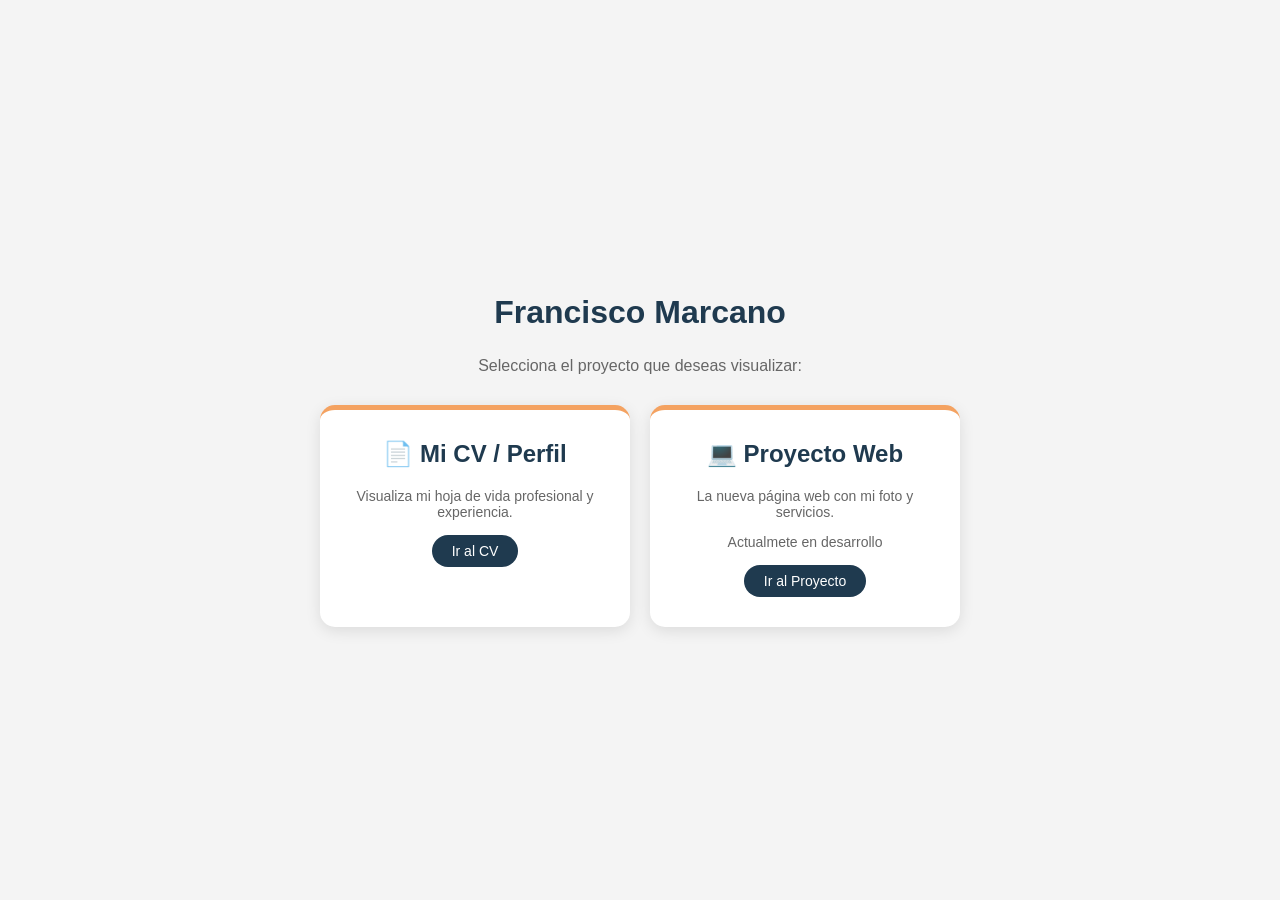
<file: index.html>
<!DOCTYPE html>
<html lang="es">
<head>
    <meta charset="UTF-8">
    <meta name="viewport" content="width=device-width, initial-scale=1.0">
    <title>Francisco Marcano</title>
    <style>
        /* Estilos sencillos para el menú */
        body {
            font-family: 'Segoe UI', Tahoma, Geneva, Verdana, sans-serif;
            background-color: #f4f4f4;
            display: flex;
            flex-direction: column;
            align-items: center;
            justify-content: center;
            height: 100vh;
            margin: 0;
            text-align: center;
        }
        h1 {
            color: #1F3A4F; /* Tu azul oscuro */
            margin-bottom: 10px;
        }
        p {
            color: #666;
            margin-bottom: 30px;
        }
        .menu-container {
            display: flex;
            gap: 20px;
            flex-wrap: wrap;
            justify-content: center;
        }
        .card {
            background: white;
            padding: 30px;
            border-radius: 15px;
            box-shadow: 0 4px 15px rgba(0,0,0,0.1);
            width: 250px;
            text-decoration: none;
            color: #333;
            transition: transform 0.2s, box-shadow 0.2s;
            border-top: 5px solid #F4A261; /* Tu color naranja */
        }
        .card:hover {
            transform: translateY(-5px);
            box-shadow: 0 8px 20px rgba(0,0,0,0.15);
        }
        .card h2 {
            margin-top: 0;
            color: #1F3A4F;
        }
        .card p {
            margin-bottom: 0;
            font-size: 14px;
        }
        .btn {
            display: inline-block;
            margin-top: 15px;
            padding: 8px 20px;
            background-color: #1F3A4F;
            color: white;
            border-radius: 20px;
            text-decoration: none;
            font-size: 14px;
        }
        .btn:hover {
            background-color: #F4A261;
        }
    </style>
</head>
<body>

    <h1>Francisco Marcano</h1>
    <p>Selecciona el proyecto que deseas visualizar:</p>

    <div class="menu-container">
        <!-- Enlace a la carpeta del CV -->
        <a href="/miperfil/" class="card">
            <h2>📄 Mi CV / Perfil</h2>
            <p>Visualiza mi hoja de vida profesional y experiencia.</p>
            <span class="btn">Ir al CV</span>
        </a>

        <!-- Enlace a la carpeta de la página web actual -->
        <a href="/proyecto-web/" class="card">
            <h2>💻 Proyecto Web</h2>
            <p>La nueva página web con mi foto y servicios.</p>
            <p>Actualmete en desarrollo</p>
            <span class="btn">Ir al Proyecto</span>
        </a>
    </div>

</body>
</html>
</file>
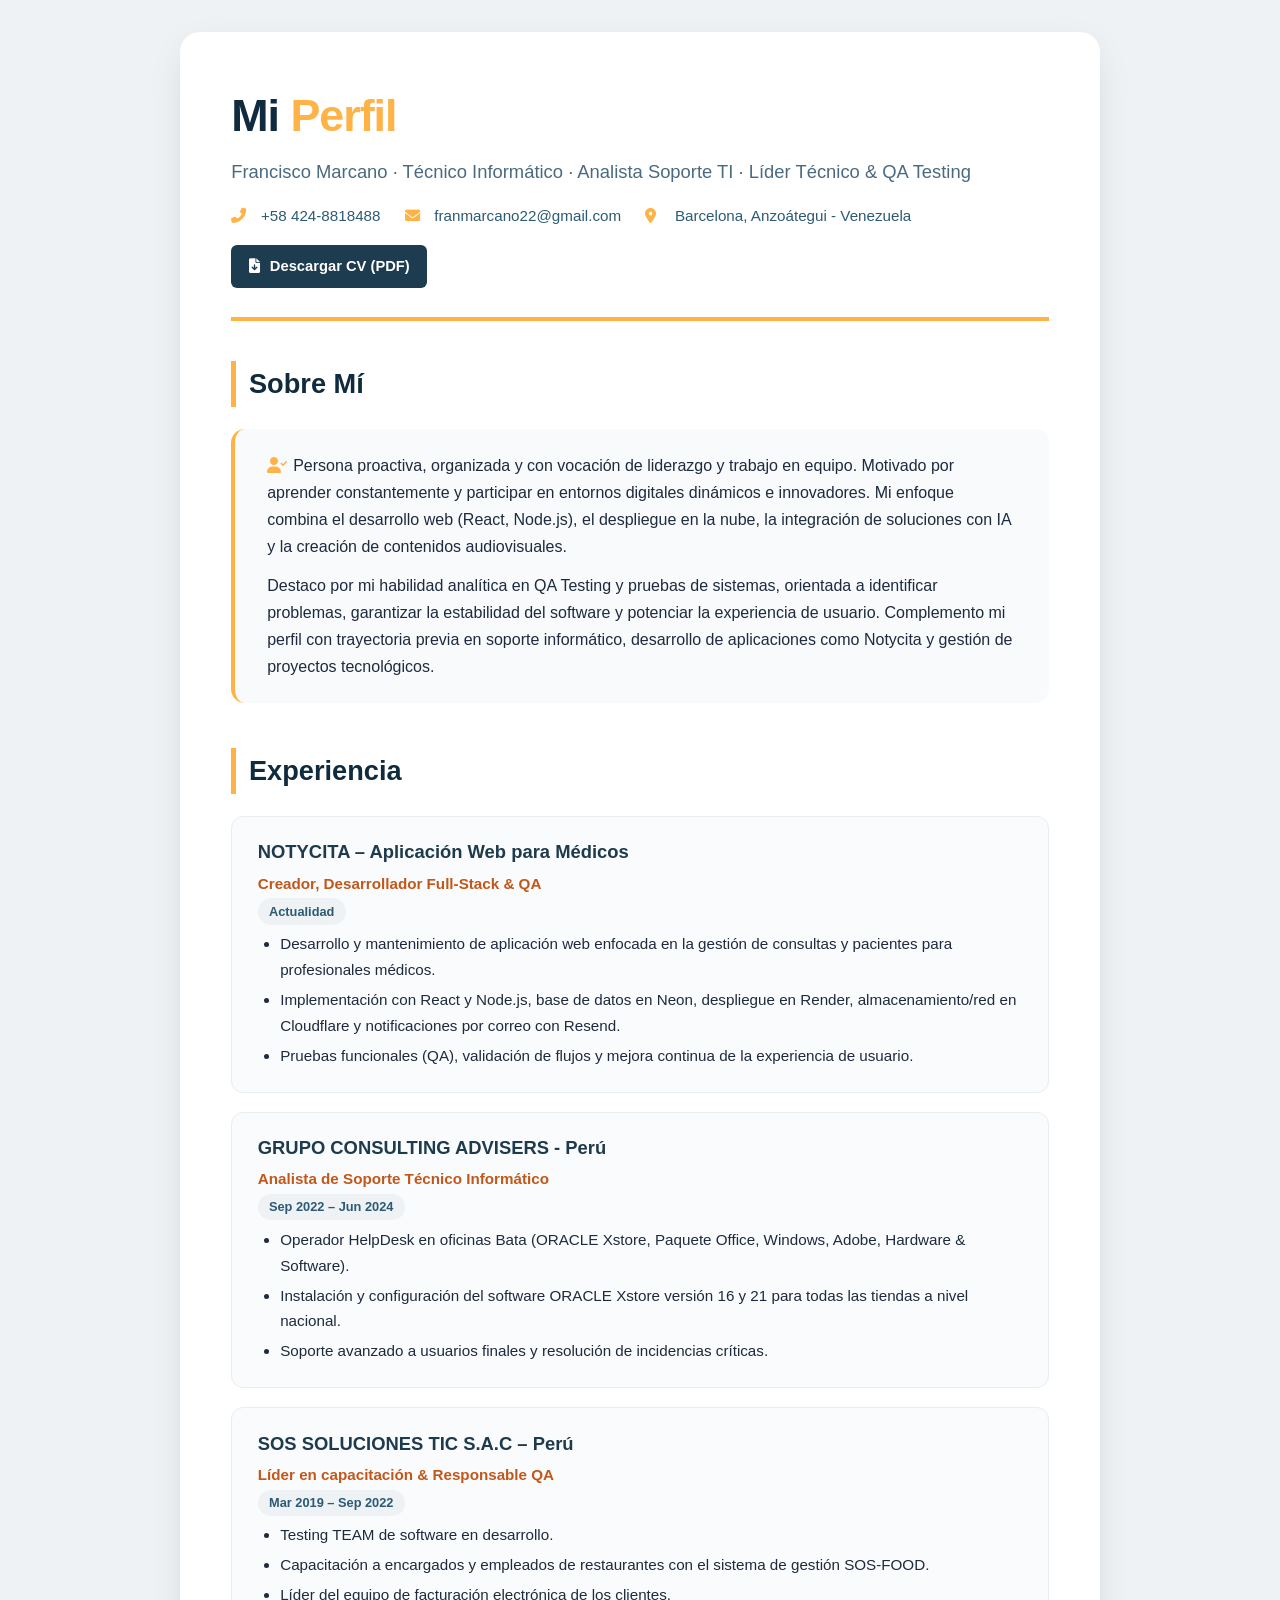
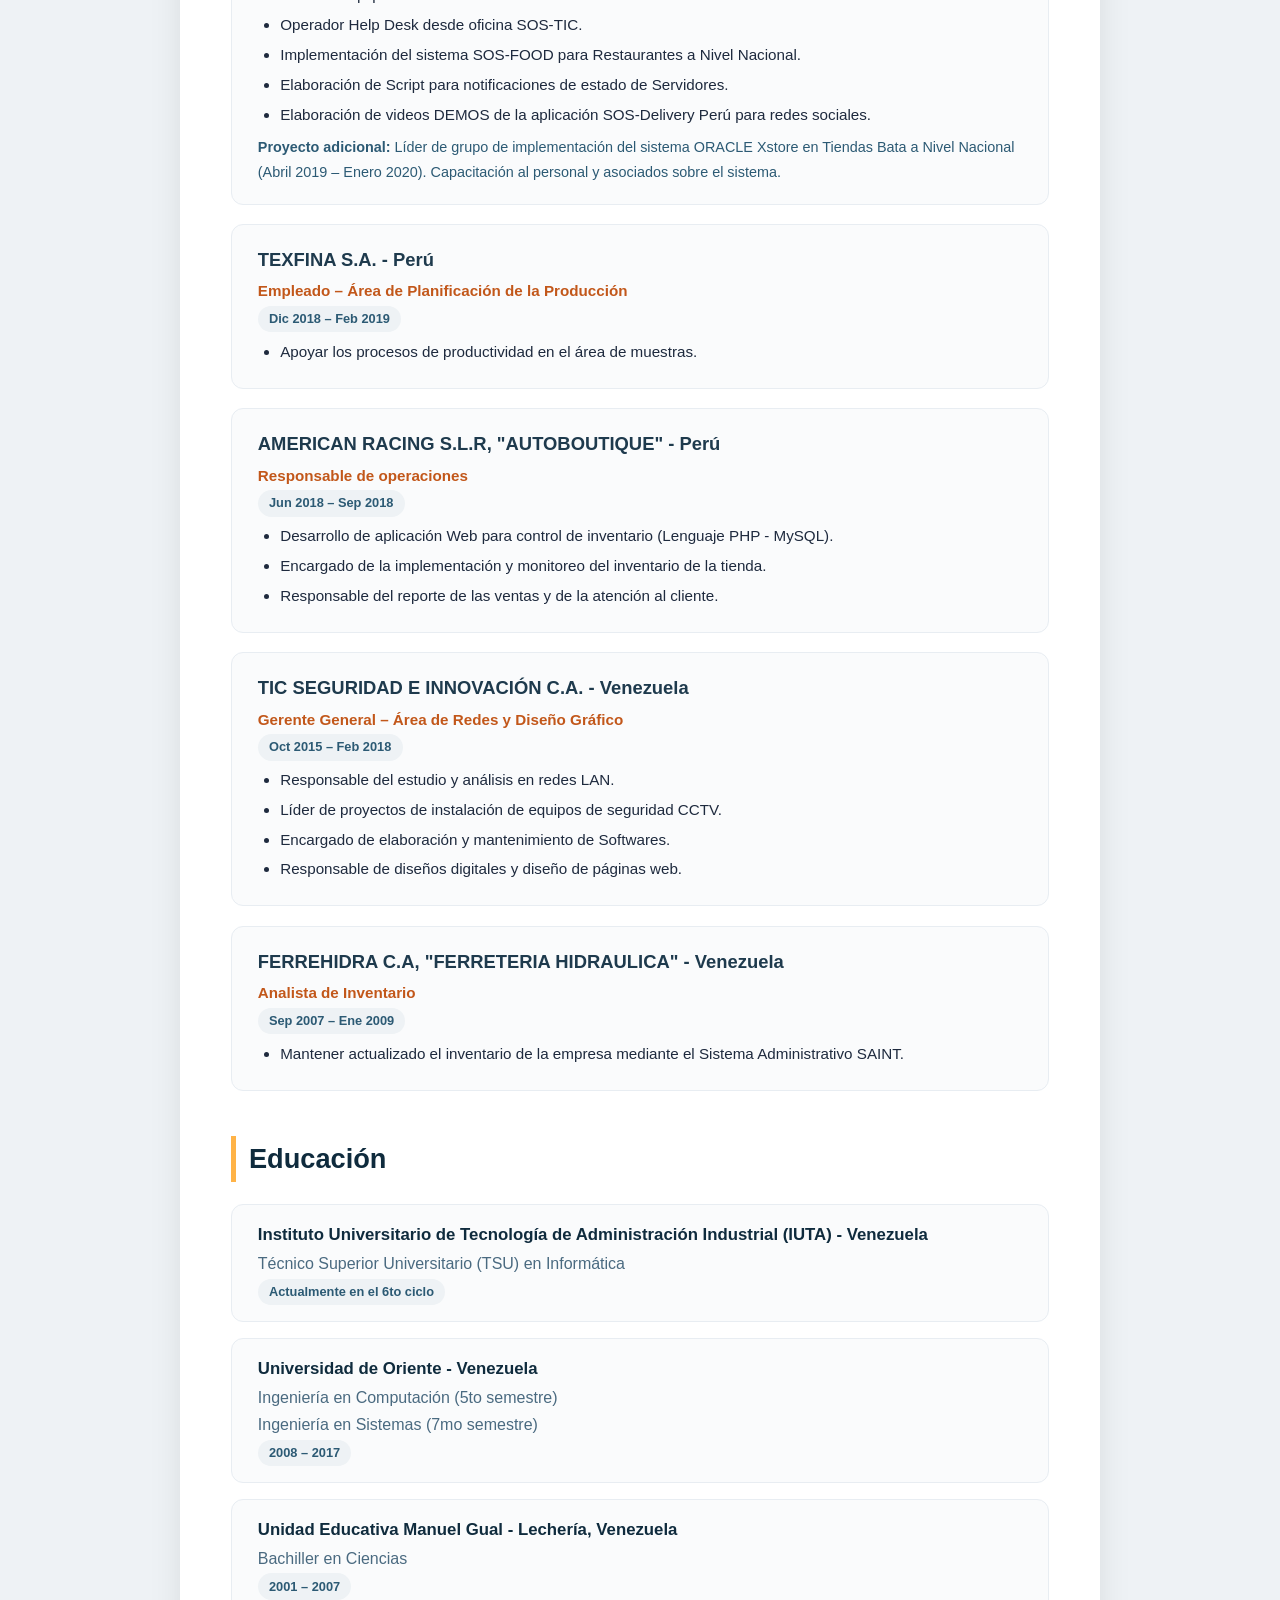
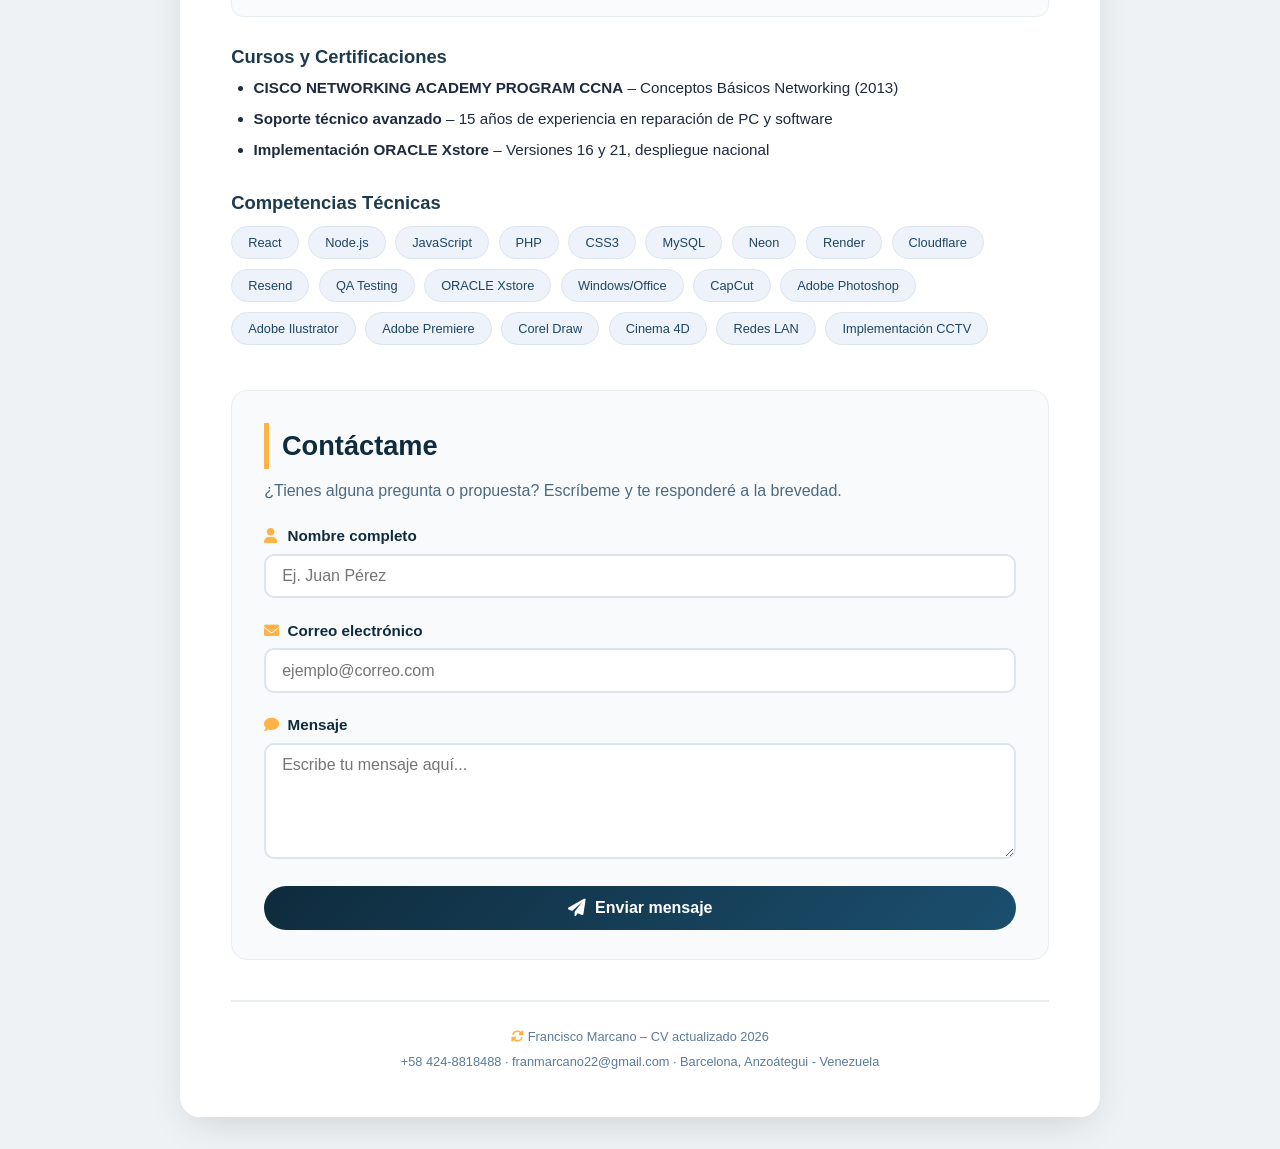
<file: miperfil/index.html>
<!DOCTYPE html>
<html lang="es">
<head>
    <meta charset="UTF-8">
    <meta name="viewport" content="width=device-width, initial-scale=1.0">
    <title>Mi Perfil - Francisco Marcano</title>

    <link rel="stylesheet" href="estilos.css">
    
    <!-- Font Awesome para íconos -->
    <link rel="stylesheet" href="https://cdnjs.cloudflare.com/ajax/libs/font-awesome/6.0.0-beta3/css/all.min.css">
</head>
<body>

<div class="container">

    <header>
        <h1>Mi <span>Perfil</span></h1>
        <p class="subtitle">Francisco Marcano · Técnico Informático · Analista Soporte TI · Líder Técnico &amp; QA Testing</p>
        <div class="contact-brief">
            <span><i class="fas fa-phone-alt"></i> +58 424-8818488</span>
            <span><i class="fas fa-envelope"></i> franmarcano22@gmail.com</span>
            <span><i class="fas fa-map-marker-alt"></i> Barcelona, Anzoátegui - Venezuela</span>
        </div>
        <div style="margin-top: 1rem;">
            <a href="CV_Francisco_Marcano.pdf" download="CV_Francisco_Marcano.pdf" style="display: inline-block; background-color: #1e3c50; color: #ffffff; padding: 0.55rem 1.1rem; border-radius: 6px; text-decoration: none; font-size: 0.92rem; font-weight: 600;">
                <i class="fas fa-file-download" style="margin-right: 6px;"></i> Descargar CV (PDF)
            </a>
        </div>
    </header>

    <section>
        <h2>Sobre Mí</h2>
        <div class="about-box">
            <p><i class="fas fa-user-check" style="color:#ffb347; margin-right:6px;"></i>Persona proactiva, organizada y con vocación de liderazgo y trabajo en equipo. Motivado por aprender constantemente y participar en entornos digitales dinámicos e innovadores. Mi enfoque combina el desarrollo web (React, Node.js), el despliegue en la nube, la integración de soluciones con IA y la creación de contenidos audiovisuales.</p>
            <p>Destaco por mi habilidad analítica en QA Testing y pruebas de sistemas, orientada a identificar problemas, garantizar la estabilidad del software y potenciar la experiencia de usuario. Complemento mi perfil con trayectoria previa en soporte informático, desarrollo de aplicaciones como Notycita y gestión de proyectos tecnológicos.</p>
        </div>
    </section>

    <section>
        <h2>Experiencia</h2>

        <div class="experience-item">
            <h3>NOTYCITA – Aplicación Web para Médicos</h3>
            <p class="job-title">Creador, Desarrollador Full-Stack &amp; QA</p>
            <span class="period">Actualidad</span>
            <ul>
                <li>Desarrollo y mantenimiento de aplicación web enfocada en la gestión de consultas y pacientes para profesionales médicos.</li>
                <li>Implementación con React y Node.js, base de datos en Neon, despliegue en Render, almacenamiento/red en Cloudflare y notificaciones por correo con Resend.</li>
                <li>Pruebas funcionales (QA), validación de flujos y mejora continua de la experiencia de usuario.</li>
            </ul>
        </div>

        <div class="experience-item">
            <h3>GRUPO CONSULTING ADVISERS - Perú</h3>
            <p class="job-title">Analista de Soporte Técnico Informático</p>
            <span class="period">Sep 2022 – Jun 2024</span>
            <ul>
                <li>Operador HelpDesk en oficinas Bata (ORACLE Xstore, Paquete Office, Windows, Adobe, Hardware &amp; Software).</li>
                <li>Instalación y configuración del software ORACLE Xstore versión 16 y 21 para todas las tiendas a nivel nacional.</li>
                <li>Soporte avanzado a usuarios finales y resolución de incidencias críticas.</li>
            </ul>
        </div>

        <div class="experience-item">
            <h3>SOS SOLUCIONES TIC S.A.C – Perú</h3>
            <p class="job-title">Líder en capacitación &amp; Responsable QA</p>
            <span class="period">Mar 2019 – Sep 2022</span>
            <ul>
                <li>Testing TEAM de software en desarrollo.</li>
                <li>Capacitación a encargados y empleados de restaurantes con el sistema de gestión SOS-FOOD.</li>
                <li>Líder del equipo de facturación electrónica de los clientes.</li>
                <li>Operador Help Desk desde oficina SOS-TIC.</li>
                <li>Implementación del sistema SOS-FOOD para Restaurantes a Nivel Nacional.</li>
                <li>Elaboración de Script para notificaciones de estado de Servidores.</li>
                <li>Elaboración de videos DEMOS de la aplicación SOS-Delivery Perú para redes sociales.</li>
            </ul>
            <p style="margin-top:0.5rem; font-size:0.9rem; color:#2c5a74;"><strong>Proyecto adicional:</strong> Líder de grupo de implementación del sistema ORACLE Xstore en Tiendas Bata a Nivel Nacional (Abril 2019 – Enero 2020). Capacitación al personal y asociados sobre el sistema.</p>
        </div>

        <div class="experience-item">
            <h3>TEXFINA S.A. - Perú</h3>
            <p class="job-title">Empleado – Área de Planificación de la Producción</p>
            <span class="period">Dic 2018 – Feb 2019</span>
            <ul>
                <li>Apoyar los procesos de productividad en el área de muestras.</li>
            </ul>
        </div>

        <div class="experience-item">
            <h3>AMERICAN RACING S.L.R, "AUTOBOUTIQUE" - Perú</h3>
            <p class="job-title">Responsable de operaciones</p>
            <span class="period">Jun 2018 – Sep 2018</span>
            <ul>
                <li>Desarrollo de aplicación Web para control de inventario (Lenguaje PHP - MySQL).</li>
                <li>Encargado de la implementación y monitoreo del inventario de la tienda.</li>
                <li>Responsable del reporte de las ventas y de la atención al cliente.</li>
            </ul>
        </div>

        <div class="experience-item">
            <h3>TIC SEGURIDAD E INNOVACIÓN C.A. - Venezuela</h3>
            <p class="job-title">Gerente General – Área de Redes y Diseño Gráfico</p>
            <span class="period">Oct 2015 – Feb 2018</span>
            <ul>
                <li>Responsable del estudio y análisis en redes LAN.</li>
                <li>Líder de proyectos de instalación de equipos de seguridad CCTV.</li>
                <li>Encargado de elaboración y mantenimiento de Softwares.</li>
                <li>Responsable de diseños digitales y diseño de páginas web.</li>
            </ul>
        </div>

        <div class="experience-item">
            <h3>FERREHIDRA C.A, "FERRETERIA HIDRAULICA" - Venezuela</h3>
            <p class="job-title">Analista de Inventario</p>
            <span class="period">Sep 2007 – Ene 2009</span>
            <ul>
                <li>Mantener actualizado el inventario de la empresa mediante el Sistema Administrativo SAINT.</li>
            </ul>
        </div>
    </section>

    <section>
        <h2>Educación</h2>
        
        <div class="education-item">
            <p class="institution">Instituto Universitario de Tecnología de Administración Industrial (IUTA) - Venezuela</p>
            <p class="degree">Técnico Superior Universitario (TSU) en Informática</p>
            <span class="period">Actualmente en el 6to ciclo</span>
        </div>
        
        <div class="education-item">
            <p class="institution">Universidad de Oriente - Venezuela</p>
            <p class="degree">Ingeniería en Computación (5to semestre)</p>
            <p class="degree">Ingeniería en Sistemas (7mo semestre)</p>
            <span class="period">2008 – 2017</span>
        </div>

        <div class="education-item">
            <p class="institution">Unidad Educativa Manuel Gual - Lechería, Venezuela</p>
            <p class="degree">Bachiller en Ciencias</p>
            <span class="period">2001 – 2007</span>
        </div>

        <h3 style="margin-top:1.5rem;">Cursos y Certificaciones</h3>
        <ul>
            <li><strong>CISCO NETWORKING ACADEMY PROGRAM CCNA</strong> – Conceptos Básicos Networking (2013)</li>
            <li><strong>Soporte técnico avanzado</strong> – 15 años de experiencia en reparación de PC y software</li>
            <li><strong>Implementación ORACLE Xstore</strong> – Versiones 16 y 21, despliegue nacional</li>
        </ul>

        <h3 style="margin-top:1.5rem;">Competencias Técnicas</h3>
        <div class="badge-container">
            <span class="badge">React</span>
            <span class="badge">Node.js</span>
            <span class="badge">JavaScript</span>
            <span class="badge">PHP</span>
            <span class="badge">CSS3</span>
            <span class="badge">MySQL</span>
            <span class="badge">Neon</span>
            <span class="badge">Render</span>
            <span class="badge">Cloudflare</span>
            <span class="badge">Resend</span>
            <span class="badge">QA Testing</span>
            <span class="badge">ORACLE Xstore</span>
            <span class="badge">Windows/Office</span>
            <span class="badge">CapCut</span>
            <span class="badge">Adobe Photoshop</span>
            <span class="badge">Adobe Ilustrator</span>
            <span class="badge">Adobe Premiere</span>
            <span class="badge">Corel Draw</span>
            <span class="badge">Cinema 4D</span>
            <span class="badge">Redes LAN</span>
            <span class="badge">Implementación CCTV</span>
        </div>
    </section>

<section id="contacto">
        <h2>Contáctame</h2>
        <p style="margin-bottom:1.2rem; color:#4a6a80;">¿Tienes alguna pregunta o propuesta? Escríbeme y te responderé a la brevedad.</p>
        
        <form id="contactForm" action="#" method="POST">
            <div class="form-group">
                <label for="nombre"><i class="fas fa-user"></i> Nombre completo</label>
                <input type="text" id="nombre" name="nombre" placeholder="Ej. Juan Pérez" required>
                <span class="error-message" id="nombreError"></span>
            </div>

            <div class="form-group">
                <label for="email"><i class="fas fa-envelope"></i> Correo electrónico</label>
                <input type="email" id="email" name="email" placeholder="ejemplo@correo.com" required>
                <span class="error-message" id="emailError"></span>
            </div>

            <div class="form-group">
                <label for="mensaje"><i class="fas fa-comment"></i> Mensaje</label>
                <textarea id="mensaje" name="mensaje" rows="5" placeholder="Escribe tu mensaje aquí..." required></textarea>
                <span class="error-message" id="mensajeError"></span>
            </div>

            <button type="submit" id="submitBtn">
                <i class="fas fa-paper-plane"></i> Enviar mensaje
            </button>
        </form>

        <div id="respuestaConfirmacion" style="display:none;">
            <div class="success-box">
                <i class="fas fa-check-circle" style="font-size:2.5rem; color:#28a745; display:block; margin-bottom:0.5rem;"></i>
                <h3>¡Mensaje enviado con éxito!</h3>
                <p>Gracias por contactarme. Te responderé lo antes posible.</p>
                <p style="font-size:0.9rem; color:#5b7a9a; margin-top:0.5rem;"><strong>Datos enviados:</strong></p>
                <div id="datosEnviados" style="text-align:left; font-size:0.9rem; background:#f8f9fa; padding:0.8rem; border-radius:8px; max-width:400px; margin:0.5rem auto;"></div>
            </div>
        </div>
    </section>

    <footer>
        <p><i class="fas fa-sync-alt"></i> Francisco Marcano – CV actualizado 2026</p>
        <p style="margin-top:0.2rem;"> +58 424-8818488 ·  franmarcano22@gmail.com · Barcelona, Anzoátegui - Venezuela</p>
    </footer>

</div>

<script src="script.js"></script>

</body>
</html>
</file>
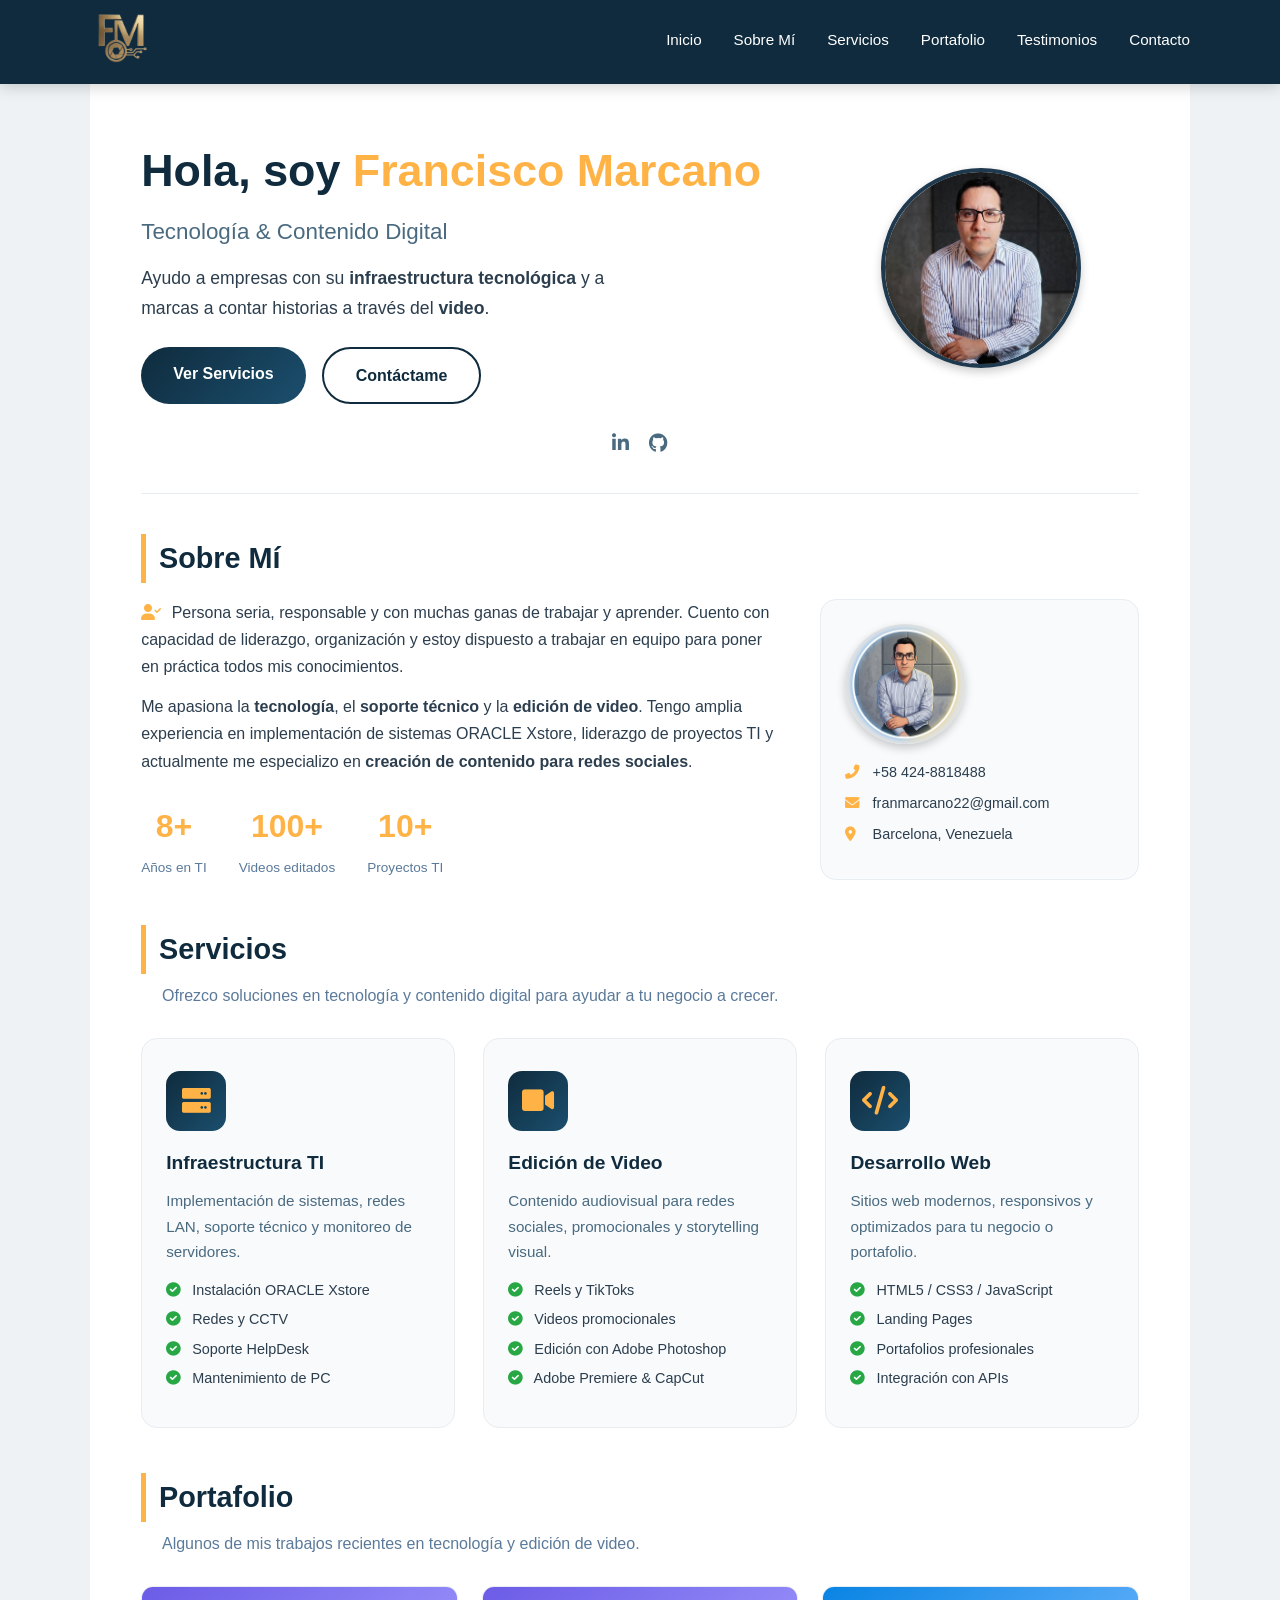
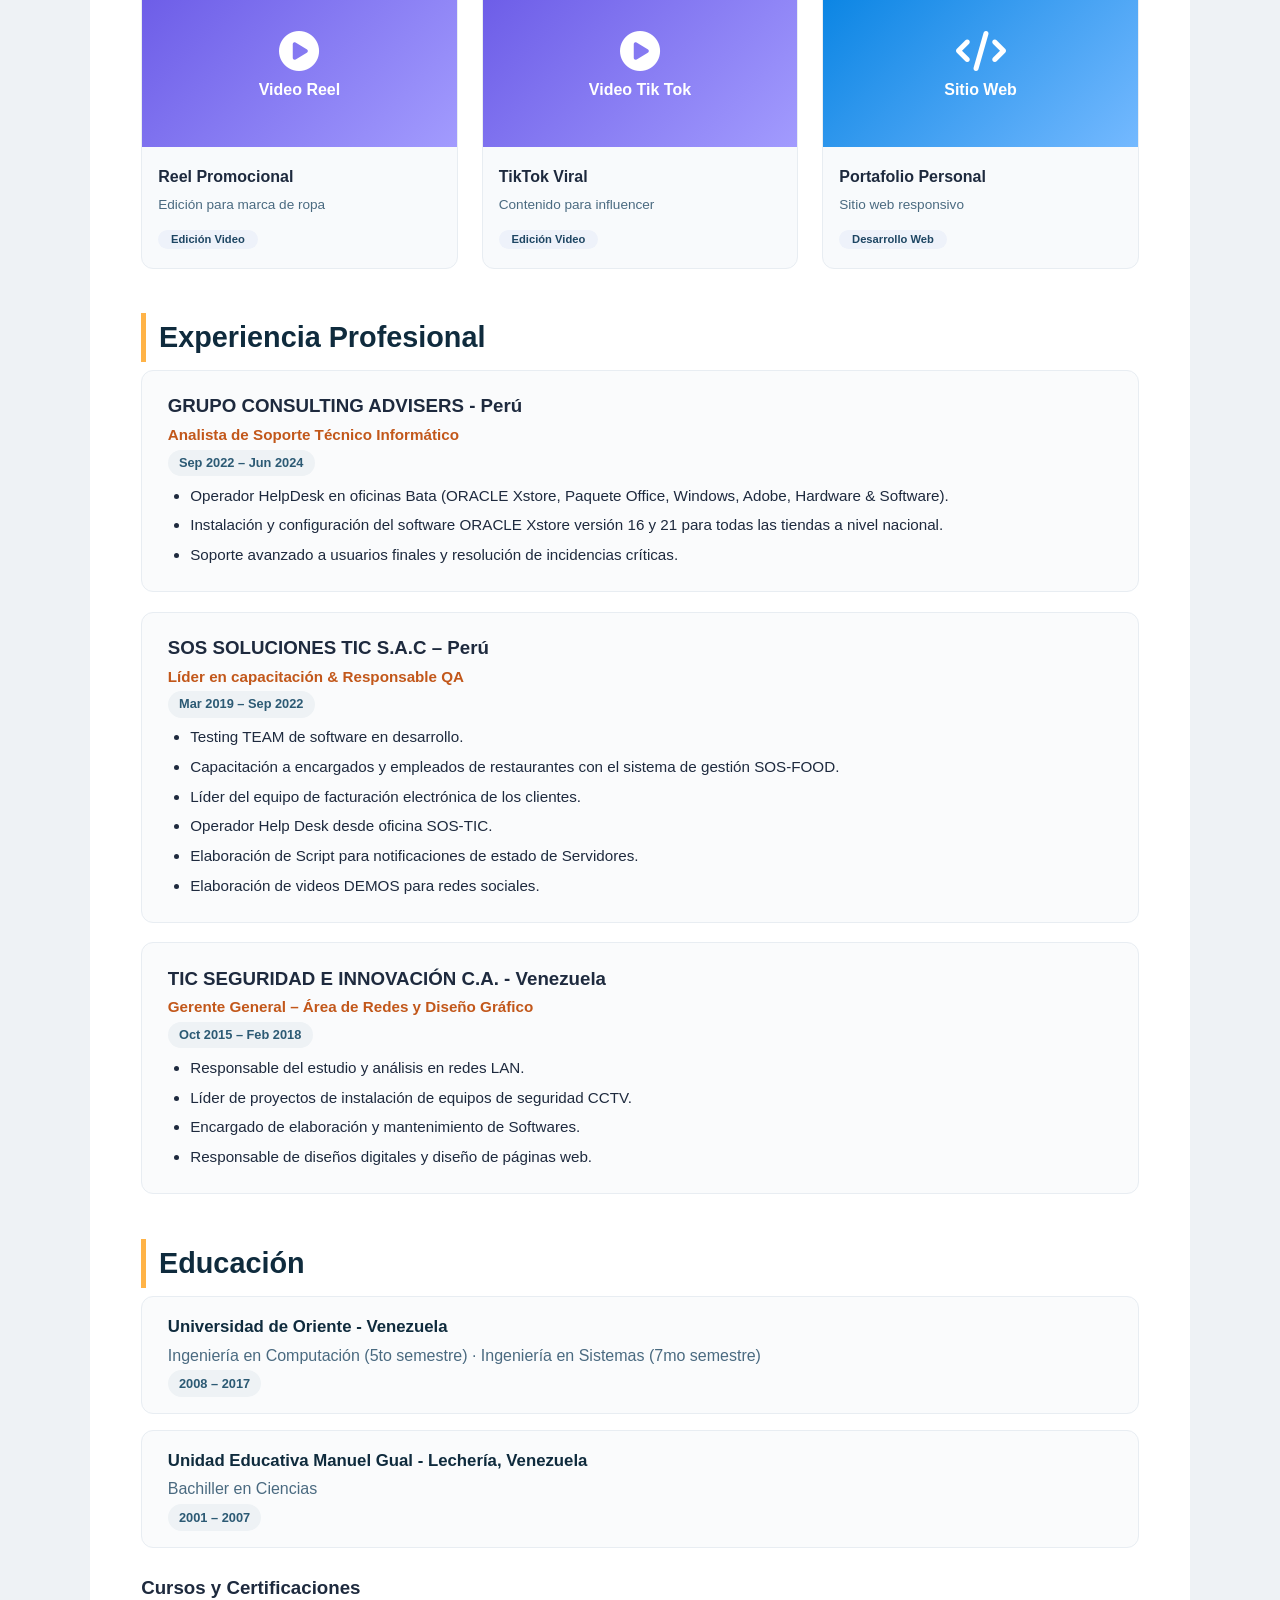
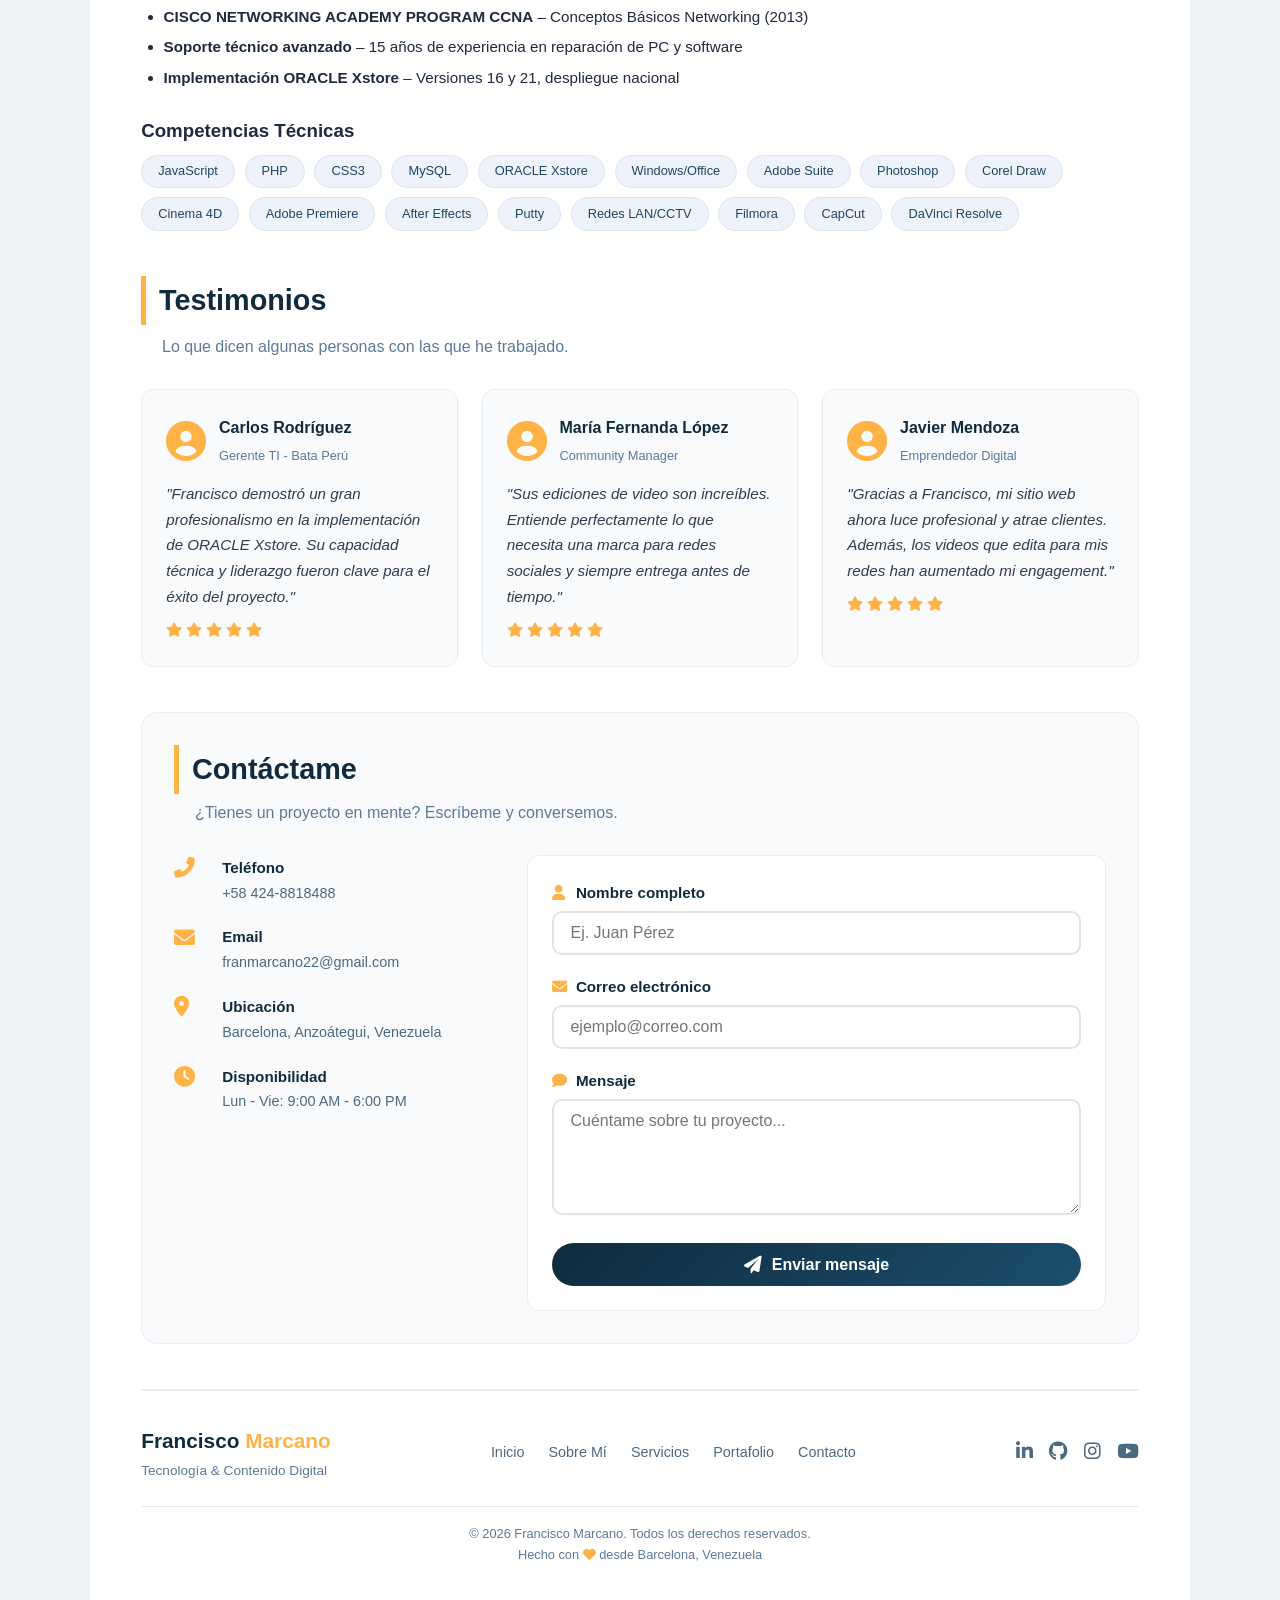
<file: proyecto-web/index.html>
<!DOCTYPE html>
<html lang="es">
<head>
    <meta charset="UTF-8">
    <meta name="viewport" content="width=device-width, initial-scale=1.0">
    <title>Francisco Marcano | Tecnología & Contenido Digital</title>

    <link rel="stylesheet" href="estilos.css">
    
    <!-- Font Awesome para íconos -->
    <link rel="stylesheet" href="https://cdnjs.cloudflare.com/ajax/libs/font-awesome/6.0.0-beta3/css/all.min.css">
</head>
<body>

<!-- ===== NAVEGACIÓN ===== -->
<nav class="navbar">
    <div class="nav-container">
        <div class="nav-logo">
            <img src="FM_logo.png" alt="Logo Francisco Marcano" class="logo-img">
        </div>
        <ul class="nav-menu">
            <li><a href="#inicio">Inicio</a></li>
            <li><a href="#sobre-mi">Sobre Mí</a></li>
            <li><a href="#servicios">Servicios</a></li>
            <li><a href="#portafolio">Portafolio</a></li>
            <li><a href="#testimonios">Testimonios</a></li>
            <li><a href="#contacto">Contacto</a></li>
        </ul>
        <div class="nav-toggle" id="navToggle">
            <i class="fas fa-bars"></i>
        </div>
    </div>
</nav>

<div class="container">

    <!-- ===== SECCIÓN: INICIO (Hero) ===== -->
    <section id="inicio" class="hero-section">
        <div class="hero-content">
            <div class="hero-text">
                <h1>Hola, soy <span>Francisco Marcano</span></h1>
                <p class="hero-subtitle">Tecnología &amp; Contenido Digital</p>
                <p class="hero-description">
                    Ayudo a empresas con su <strong>infraestructura tecnológica</strong> 
                    y a marcas a contar historias a través del <strong>video</strong>.
                </p>
                <div class="hero-buttons">
                    <a href="#servicios" class="btn-primary">Ver Servicios</a>
                    <a href="#contacto" class="btn-secondary">Contáctame</a>
                </div>
            </div>
            <div class="hero-image">
                <div class="avatar-container">
                    <img src="foto-francisco.png" alt="Francisco Marcano" class="avatar-img">
                </div>
            </div>
        </div>
        <div class="hero-social">
            <a href="https://www.linkedin.com/in/fran-marcano-maita/" target="_blank"><i class="fab fa-linkedin-in"></i></a>
            <a href="https://franmarcano.github.io/" target="_blank"><i class="fab fa-github"></i></a>
        </div>
    </section>

    <!-- ===== SECCIÓN: SOBRE MÍ ===== -->
    <section id="sobre-mi">
        <h2>Sobre Mí</h2>
        <div class="about-grid">
            <div class="about-text">
                <p>
                    <i class="fas fa-user-check" style="color:#ffb347; margin-right:6px;"></i> 
                    Persona seria, responsable y con muchas ganas de trabajar y aprender. 
                    Cuento con capacidad de liderazgo, organización y estoy dispuesto a 
                    trabajar en equipo para poner en práctica todos mis conocimientos.
                </p>
                <p>
                    Me apasiona la <strong>tecnología</strong>, el <strong>soporte técnico</strong> 
                    y la <strong>edición de video</strong>. Tengo amplia experiencia en 
                    implementación de sistemas ORACLE Xstore, liderazgo de proyectos TI 
                    y actualmente me especializo en <strong>creación de contenido para redes sociales</strong>.
                </p>
                <div class="about-stats">
                    <div class="stat-item">
                        <span class="stat-number">8+</span>
                        <span class="stat-label">Años en TI</span>
                    </div>
                    <div class="stat-item">
                        <span class="stat-number">100+</span>
                        <span class="stat-label">Videos editados</span>
                    </div>
                    <div class="stat-item">
                        <span class="stat-number">10+</span>
                        <span class="stat-label">Proyectos TI</span>
                    </div>
                </div>
            </div>
            <div class="about-image">
                <div class="about-avatar">
                    <img src="avatar-francisco.png" alt="Francisco Marcano" class="avatar">
                </div>
                <div class="about-contact">
                    <p><i class="fas fa-phone-alt"></i> +58 424-8818488</p>
                    <p><i class="fas fa-envelope"></i> franmarcano22@gmail.com</p>
                    <p><i class="fas fa-map-marker-alt"></i> Barcelona, Venezuela</p>
                </div>
            </div>
        </div>
    </section>

    <!-- ===== SECCIÓN: SERVICIOS ===== -->
    <section id="servicios">
        <h2>Servicios</h2>
        <p class="section-description">Ofrezco soluciones en tecnología y contenido digital para ayudar a tu negocio a crecer.</p>
        
        <div class="services-grid">
            <!-- Servicio 1: TI -->
            <div class="service-card">
                <div class="service-icon">
                    <i class="fas fa-server"></i>
                </div>
                <h3>Infraestructura TI</h3>
                <p>Implementación de sistemas, redes LAN, soporte técnico y monitoreo de servidores.</p>
                <ul class="service-list">
                    <li><i class="fas fa-check-circle"></i> Instalación ORACLE Xstore</li>
                    <li><i class="fas fa-check-circle"></i> Redes y CCTV</li>
                    <li><i class="fas fa-check-circle"></i> Soporte HelpDesk</li>
                    <li><i class="fas fa-check-circle"></i> Mantenimiento de PC</li>
                </ul>
            </div>

            <!-- Servicio 2: Edición de Video -->
            <div class="service-card">
                <div class="service-icon">
                    <i class="fas fa-video"></i>
                </div>
                <h3>Edición de Video</h3>
                <p>Contenido audiovisual para redes sociales, promocionales y storytelling visual.</p>
                <ul class="service-list">
                    <li><i class="fas fa-check-circle"></i> Reels y TikToks</li>
                    <li><i class="fas fa-check-circle"></i> Videos promocionales</li>
                    <li><i class="fas fa-check-circle"></i> Edición con Adobe Photoshop</li>
                    <li><i class="fas fa-check-circle"></i> Adobe Premiere &amp; CapCut</li>
                </ul>
            </div>

            <!-- Servicio 3: Desarrollo Web -->
            <div class="service-card">
                <div class="service-icon">
                    <i class="fas fa-code"></i>
                </div>
                <h3>Desarrollo Web</h3>
                <p>Sitios web modernos, responsivos y optimizados para tu negocio o portafolio.</p>
                <ul class="service-list">
                    <li><i class="fas fa-check-circle"></i> HTML5 / CSS3 / JavaScript</li>
                    <li><i class="fas fa-check-circle"></i> Landing Pages</li>
                    <li><i class="fas fa-check-circle"></i> Portafolios profesionales</li>
                    <li><i class="fas fa-check-circle"></i> Integración con APIs</li>
                </ul>
            </div>
        </div>
    </section>

    <!-- ===== SECCIÓN: PORTAFOLIO ===== -->
    <section id="portafolio">
        <h2>Portafolio</h2>
        <p class="section-description">Algunos de mis trabajos recientes en tecnología y edición de video.</p>
        
        <div class="portfolio-grid">
            <div class="portfolio-item">
                <div class="portfolio-image video-placeholder">
                    <i class="fas fa-play-circle"></i>
                    <span>Video Reel</span>
                </div>
                <div class="portfolio-info">
                    <h3>Reel Promocional</h3>
                    <p>Edición para marca de ropa</p>
                    <span class="portfolio-tag">Edición Video</span>
                </div>
            </div>

            <div class="portfolio-item">
                <div class="portfolio-image video-placeholder">
                    <i class="fas fa-play-circle"></i>
                    <span>Video Tik Tok</span>
                </div>
                <div class="portfolio-info">
                    <h3>TikTok Viral</h3>
                    <p>Contenido para influencer</p>
                    <span class="portfolio-tag">Edición Video</span>
                </div>
            </div>

            <div class="portfolio-item">
                <div class="portfolio-image web-placeholder">
                    <i class="fas fa-code"></i>
                    <span>Sitio Web</span>
                </div>
                <div class="portfolio-info">
                    <h3>Portafolio Personal</h3>
                    <p>Sitio web responsivo</p>
                    <span class="portfolio-tag">Desarrollo Web</span>
                </div>
            </div>
            
        </div>
    </section>

    <!-- ===== SECCIÓN: EXPERIENCIA ===== -->
    <section>
        <h2>Experiencia Profesional</h2>

        <div class="experience-item">
            <h3>GRUPO CONSULTING ADVISERS - Perú</h3>
            <p class="job-title">Analista de Soporte Técnico Informático</p>
            <span class="period">Sep 2022 – Jun 2024</span>
            <ul>
                <li>Operador HelpDesk en oficinas Bata (ORACLE Xstore, Paquete Office, Windows, Adobe, Hardware &amp; Software).</li>
                <li>Instalación y configuración del software ORACLE Xstore versión 16 y 21 para todas las tiendas a nivel nacional.</li>
                <li>Soporte avanzado a usuarios finales y resolución de incidencias críticas.</li>
            </ul>
        </div>

        <div class="experience-item">
            <h3>SOS SOLUCIONES TIC S.A.C – Perú</h3>
            <p class="job-title">Líder en capacitación &amp; Responsable QA</p>
            <span class="period">Mar 2019 – Sep 2022</span>
            <ul>
                <li>Testing TEAM de software en desarrollo.</li>
                <li>Capacitación a encargados y empleados de restaurantes con el sistema de gestión SOS-FOOD.</li>
                <li>Líder del equipo de facturación electrónica de los clientes.</li>
                <li>Operador Help Desk desde oficina SOS-TIC.</li>
                <li>Elaboración de Script para notificaciones de estado de Servidores.</li>
                <li>Elaboración de videos DEMOS para redes sociales.</li>
            </ul>
        </div>

        <div class="experience-item">
            <h3>TIC SEGURIDAD E INNOVACIÓN C.A. - Venezuela</h3>
            <p class="job-title">Gerente General – Área de Redes y Diseño Gráfico</p>
            <span class="period">Oct 2015 – Feb 2018</span>
            <ul>
                <li>Responsable del estudio y análisis en redes LAN.</li>
                <li>Líder de proyectos de instalación de equipos de seguridad CCTV.</li>
                <li>Encargado de elaboración y mantenimiento de Softwares.</li>
                <li>Responsable de diseños digitales y diseño de páginas web.</li>
            </ul>
        </div>
    </section>

    <!-- ===== SECCIÓN: EDUCACIÓN ===== -->
    <section>
        <h2>Educación</h2>

        <div class="education-item">
            <p class="institution">Universidad de Oriente - Venezuela</p>
            <p class="degree">Ingeniería en Computación (5to semestre) · Ingeniería en Sistemas (7mo semestre)</p>
            <span class="period">2008 – 2017</span>
        </div>

        <div class="education-item">
            <p class="institution">Unidad Educativa Manuel Gual - Lechería, Venezuela</p>
            <p class="degree">Bachiller en Ciencias</p>
            <span class="period">2001 – 2007</span>
        </div>

        <h3 style="margin-top:1.5rem;">Cursos y Certificaciones</h3>
        <ul>
            <li><strong>CISCO NETWORKING ACADEMY PROGRAM CCNA</strong> – Conceptos Básicos Networking (2013)</li>
            <li><strong>Soporte técnico avanzado</strong> – 15 años de experiencia en reparación de PC y software</li>
            <li><strong>Implementación ORACLE Xstore</strong> – Versiones 16 y 21, despliegue nacional</li>
        </ul>

        <h3 style="margin-top:1.5rem;">Competencias Técnicas</h3>
        <div class="badge-container">
            <span class="badge">JavaScript</span>
            <span class="badge">PHP</span>
            <span class="badge">CSS3</span>
            <span class="badge">MySQL</span>
            <span class="badge">ORACLE Xstore</span>
            <span class="badge">Windows/Office</span>
            <span class="badge">Adobe Suite</span>
            <span class="badge">Photoshop</span>
            <span class="badge">Corel Draw</span>
            <span class="badge">Cinema 4D</span>
            <span class="badge">Adobe Premiere</span>
            <span class="badge">After Effects</span>
            <span class="badge">Putty</span>
            <span class="badge">Redes LAN/CCTV</span>
            <span class="badge">Filmora</span>
            <span class="badge">CapCut</span>
            <span class="badge">DaVinci Resolve</span>
        </div>
    </section>

    <!-- ===== SECCIÓN: TESTIMONIOS ===== -->
    <section id="testimonios">
        <h2>Testimonios</h2>
        <p class="section-description">Lo que dicen algunas personas con las que he trabajado.</p>
        
        <div class="testimonials-grid">
            <div class="testimonial-card">
                <div class="testimonial-header">
                    <i class="fas fa-user-circle"></i>
                    <div>
                        <h4>Carlos Rodríguez</h4>
                        <span>Gerente TI - Bata Perú</span>
                    </div>
                </div>
                <p>"Francisco demostró un gran profesionalismo en la implementación de ORACLE Xstore. Su capacidad técnica y liderazgo fueron clave para el éxito del proyecto."</p>
                <div class="testimonial-stars">
                    <i class="fas fa-star"></i>
                    <i class="fas fa-star"></i>
                    <i class="fas fa-star"></i>
                    <i class="fas fa-star"></i>
                    <i class="fas fa-star"></i>
                </div>
            </div>

            <div class="testimonial-card">
                <div class="testimonial-header">
                    <i class="fas fa-user-circle"></i>
                    <div>
                        <h4>María Fernanda López</h4>
                        <span>Community Manager</span>
                    </div>
                </div>
                <p>"Sus ediciones de video son increíbles. Entiende perfectamente lo que necesita una marca para redes sociales y siempre entrega antes de tiempo."</p>
                <div class="testimonial-stars">
                    <i class="fas fa-star"></i>
                    <i class="fas fa-star"></i>
                    <i class="fas fa-star"></i>
                    <i class="fas fa-star"></i>
                    <i class="fas fa-star"></i>
                </div>
            </div>

            <div class="testimonial-card">
                <div class="testimonial-header">
                    <i class="fas fa-user-circle"></i>
                    <div>
                        <h4>Javier Mendoza</h4>
                        <span>Emprendedor Digital</span>
                    </div>
                </div>
                <p>"Gracias a Francisco, mi sitio web ahora luce profesional y atrae clientes. Además, los videos que edita para mis redes han aumentado mi engagement."</p>
                <div class="testimonial-stars">
                    <i class="fas fa-star"></i>
                    <i class="fas fa-star"></i>
                    <i class="fas fa-star"></i>
                    <i class="fas fa-star"></i>
                    <i class="fas fa-star"></i>
                </div>
            </div>
        </div>
    </section>

    <!-- ===== SECCIÓN: CONTACTO ===== -->
    <section id="contacto">
        <h2>Contáctame</h2>
        <p class="section-description">¿Tienes un proyecto en mente? Escríbeme y conversemos.</p>
        
        <div class="contact-wrapper">
            <div class="contact-info-side">
                <div class="contact-info-item">
                    <i class="fas fa-phone-alt"></i>
                    <div>
                        <h4>Teléfono</h4>
                        <p>+58 424-8818488</p>
                    </div>
                </div>
                <div class="contact-info-item">
                    <i class="fas fa-envelope"></i>
                    <div>
                        <h4>Email</h4>
                        <p>franmarcano22@gmail.com</p>
                    </div>
                </div>
                <div class="contact-info-item">
                    <i class="fas fa-map-marker-alt"></i>
                    <div>
                        <h4>Ubicación</h4>
                        <p>Barcelona, Anzoátegui, Venezuela</p>
                    </div>
                </div>
                <div class="contact-info-item">
                    <i class="fas fa-clock"></i>
                    <div>
                        <h4>Disponibilidad</h4>
                        <p>Lun - Vie: 9:00 AM - 6:00 PM</p>
                    </div>
                </div>
            </div>

            <form id="contactForm" action="#" method="POST" class="contact-form">
                <div class="form-group">
                    <label for="nombre"><i class="fas fa-user"></i> Nombre completo</label>
                    <input type="text" id="nombre" name="nombre" placeholder="Ej. Juan Pérez" required>
                    <span class="error-message" id="nombreError"></span>
                </div>

                <div class="form-group">
                    <label for="email"><i class="fas fa-envelope"></i> Correo electrónico</label>
                    <input type="email" id="email" name="email" placeholder="ejemplo@correo.com" required>
                    <span class="error-message" id="emailError"></span>
                </div>

                <div class="form-group">
                    <label for="mensaje"><i class="fas fa-comment"></i> Mensaje</label>
                    <textarea id="mensaje" name="mensaje" rows="5" placeholder="Cuéntame sobre tu proyecto..." required></textarea>
                    <span class="error-message" id="mensajeError"></span>
                </div>

                <button type="submit" id="submitBtn">
                    <i class="fas fa-paper-plane"></i> Enviar mensaje
                </button>
            </form>
        </div>

        <div id="respuestaConfirmacion" style="display:none;">
            <div class="success-box">
                <i class="fas fa-check-circle" style="font-size:2.5rem; color:#28a745; display:block; margin-bottom:0.5rem;"></i>
                <h3>¡Mensaje enviado con éxito!</h3>
                <p>Gracias por contactarme. Te responderé lo antes posible.</p>
                <p style="font-size:0.9rem; color:#5b7a9a; margin-top:0.5rem;"><strong>Datos enviados:</strong></p>
                <div id="datosEnviados" style="text-align:left; font-size:0.9rem; background:#f8f9fa; padding:0.8rem; border-radius:8px; max-width:400px; margin:0.5rem auto;"></div>
            </div>
        </div>
    </section>

    <!-- ===== FOOTER ===== -->
    <footer>
        <div class="footer-content">
            <div class="footer-brand">
                <h3>Francisco <span>Marcano</span></h3>
                <p>Tecnología &amp; Contenido Digital</p>
            </div>
            <div class="footer-links">
                <a href="#inicio">Inicio</a>
                <a href="#sobre-mi">Sobre Mí</a>
                <a href="#servicios">Servicios</a>
                <a href="#portafolio">Portafolio</a>
                <a href="#contacto">Contacto</a>
            </div>
            <div class="footer-social">
                <a href="https://www.linkedin.com/in/fran-marcano-maita/" target="_blank"><i class="fab fa-linkedin-in"></i></a>
                <a href="https://franmarcano.github.io/" target="_blank"><i class="fab fa-github"></i></a>
                <a href="#" target="_blank"><i class="fab fa-instagram"></i></a>
                <a href="#" target="_blank"><i class="fab fa-youtube"></i></a>
            </div>
        </div>
        <div class="footer-bottom">
            <p>&copy; 2026 Francisco Marcano. Todos los derechos reservados.</p>
            <p>Hecho con <i class="fas fa-heart" style="color:#ffb347;"></i> desde Barcelona, Venezuela</p>
        </div>
    </footer>

</div>

<script src="script.js"></script>

</body>
</html>
</file>
<file: miperfil/estilos.css>
* {
    margin: 0;
    padding: 0;
    box-sizing: border-box;
}

body {
    font-family: 'Segoe UI', Tahoma, Geneva, Verdana, sans-serif;
    background-color: #eef2f5;
    color: #1e2a3e;
    line-height: 1.7;
    padding: 2rem 1.5rem;
}

.container {
    max-width: 920px;
    margin: 0 auto;
    background: #ffffff;
    border-radius: 20px;
    box-shadow: 0 12px 40px -10px rgba(0, 0, 0, 0.15);
    padding: 2.8rem 3.2rem;
}

header {
    border-bottom: 4px solid #ffb347;
    padding-bottom: 1.8rem;
    margin-bottom: 2.5rem;
}

header h1 {
    font-size: 2.8rem;
    font-weight: 700;
    color: #0f2b3d;
    letter-spacing: -1px;
}

header h1 span {
    color: #ffb347;
}

header .subtitle {
    font-size: 1.15rem;
    font-weight: 400;
    color: #4a6a80;
    margin-top: 0.2rem;
}

header .contact-brief {
    margin-top: 1rem;
    font-size: 0.95rem;
    color: #2c5a74;
    display: flex;
    flex-wrap: wrap;
    gap: 1.5rem;
}

header .contact-brief i {
    color: #ffb347;
    margin-right: 0.4rem;
    width: 1.2rem;
}

section {
    margin-bottom: 2.8rem;
}

section:last-of-type {
    margin-bottom: 0;
}

h2 {
    font-size: 1.7rem;
    font-weight: 700;
    color: #0f2b3d;
    border-left: 5px solid #ffb347;
    padding-left: 0.8rem;
    margin-bottom: 1.4rem;
}

h3 {
    font-size: 1.15rem;
    font-weight: 600;
    color: #1e3a4d;
    margin: 1rem 0 0.2rem 0;
}

h3:first-of-type {
    margin-top: 0;
}

.about-box {
    background: #f8fafc;
    padding: 1.4rem 2rem;
    border-radius: 14px;
    border-left: 4px solid #ffb347;
}

.about-box p {
    margin-bottom: 0.7rem;
}

.about-box p:last-child {
    margin-bottom: 0;
}

.about-box strong {
    color: #0f2b3d;
}

.experience-item {
    background: #fafbfc;
    padding: 1.2rem 1.6rem;
    border-radius: 12px;
    margin-bottom: 1.2rem;
    border: 1px solid #e8edf2;
    transition: all 0.2s ease;
}

.experience-item:hover {
    border-color: #ffb347;
    box-shadow: 0 4px 12px rgba(255, 179, 71, 0.12);
}

.experience-item .job-title {
    font-weight: 600;
    color: #c2571a;
    font-size: 0.95rem;
}

.experience-item .period {
    font-size: 0.8rem;
    background: #eef2f5;
    padding: 0.15rem 0.7rem;
    border-radius: 30px;
    display: inline-block;
    color: #2c5a74;
    font-weight: 600;
    margin-top: 0.1rem;
}

.experience-item ul {
    padding-left: 1.4rem;
    margin-top: 0.4rem;
}

.experience-item ul li {
    margin-bottom: 0.25rem;
    font-size: 0.95rem;
}

.education-item {
    background: #fafbfc;
    padding: 1rem 1.6rem;
    border-radius: 12px;
    margin-bottom: 1rem;
    border: 1px solid #e8edf2;
}

.education-item .institution {
    font-weight: 600;
    color: #0f2b3d;
    font-size: 1.05rem;
}

.education-item .degree {
    font-weight: 400;
    color: #4a6a80;
}

.education-item .period {
    font-size: 0.8rem;
    background: #eef2f5;
    padding: 0.15rem 0.7rem;
    border-radius: 30px;
    display: inline-block;
    color: #2c5a74;
    font-weight: 600;
}

ul {
    padding-left: 1.4rem;
}

ul li {
    margin-bottom: 0.3rem;
    font-size: 0.95rem;
}

.badge-container {
    display: flex;
    flex-wrap: wrap;
    gap: 0.6rem;
    margin-top: 0.5rem;
}

.badge {
    background: #eef2fa;
    padding: 0.3rem 1rem;
    border-radius: 30px;
    font-size: 0.8rem;
    font-weight: 500;
    color: #1e4663;
    border: 1px solid #dce4ed;
}

.badge:hover {
    background: #ffb347;
    color: #ffffff;
    border-color: #ffb347;
    transition: 0.2s ease;
}

#contacto {
    background: #f8fafc;
    padding: 2rem 2rem 1.8rem;
    border-radius: 16px;
    border: 1px solid #e8edf2;
    margin-top: 1rem;
}

#contacto h2 {
    border-left-color: #ffb347;
    margin-bottom: 0.5rem;
}

.form-group {
    margin-bottom: 1.2rem;
}

.form-group label {
    display: block;
    font-weight: 600;
    color: #0f2b3d;
    margin-bottom: 0.3rem;
    font-size: 0.95rem;
}

.form-group label i {
    color: #ffb347;
    width: 1.2rem;
}

.form-group input,
.form-group textarea {
    width: 100%;
    padding: 0.7rem 1rem;
    border: 2px solid #dce4ed;
    border-radius: 10px;
    font-size: 1rem;
    font-family: 'Segoe UI', Tahoma, Geneva, Verdana, sans-serif;
    transition: border-color 0.3s ease, box-shadow 0.3s ease;
    background: #ffffff;
}

.form-group input:focus,
.form-group textarea:focus {
    outline: none;
    border-color: #ffb347;
    box-shadow: 0 0 0 4px rgba(255, 179, 71, 0.15);
}

.form-group input.error,
.form-group textarea.error {
    border-color: #dc3545;
}

.form-group input.success,
.form-group textarea.success {
    border-color: #28a745;
}

.error-message {
    display: none;
    color: #dc3545;
    font-size: 0.8rem;
    font-weight: 500;
    margin-top: 0.3rem;
}

#submitBtn {
    background: linear-gradient(135deg, #0f2b3d 0%, #1b4f6e 100%);
    color: #ffffff;
    border: none;
    padding: 0.8rem 2rem;
    font-size: 1rem;
    font-weight: 600;
    border-radius: 50px;
    cursor: pointer;
    transition: all 0.3s ease;
    width: 100%;
    display: flex;
    align-items: center;
    justify-content: center;
    gap: 0.6rem;
}

#submitBtn:hover {
    background: linear-gradient(135deg, #1b4f6e 0%, #0f2b3d 100%);
    transform: translateY(-2px);
    box-shadow: 0 8px 20px rgba(15, 43, 61, 0.25);
}

#submitBtn:disabled {
    background: #a0b8c9;
    cursor: not-allowed;
    transform: none;
    box-shadow: none;
}

#submitBtn i {
    font-size: 1.1rem;
}

.success-box {
    background: #e6f7e6;
    border: 2px solid #28a745;
    border-radius: 16px;
    padding: 2rem 1.5rem;
    text-align: center;
    margin-top: 1.5rem;
    animation: fadeInUp 0.5s ease;
}

.success-box h3 {
    color: #1e6b2c;
    margin: 0.5rem 0 0.3rem;
}

.success-box p {
    color: #2c5a3a;
}

@keyframes fadeInUp {
    from {
        opacity: 0;
        transform: translateY(20px);
    }
    to {
        opacity: 1;
        transform: translateY(0);
    }
}


footer {
    margin-top: 2.5rem;
    padding-top: 1.5rem;
    border-top: 2px solid #e8edf2;
    text-align: center;
    font-size: 0.8rem;
    color: #5b7a9a;
}

footer i {
    color: #ffb347;
}

/* estilos RESPONSIVE (para móviles) */
@media (max-width: 768px) {
    body {
        padding: 1rem 0.8rem;
    }

    .container {
        padding: 1.8rem 1.2rem;
        border-radius: 14px;
    }

    header h1 {
        font-size: 2rem;
    }

    header .subtitle {
        font-size: 1rem;
    }

    header .contact-brief {
        flex-direction: column;
        gap: 0.5rem;
    }

    h2 {
        font-size: 1.4rem;
    }

    h3 {
        font-size: 1rem;
    }

    .experience-item {
        padding: 1rem;
    }

    .about-box {
        padding: 1rem 1.2rem;
    }

    .education-item {
        padding: 0.8rem 1rem;
    }

    .badge-container {
        gap: 0.4rem;
    }

    .badge {
        font-size: 0.7rem;
        padding: 0.2rem 0.7rem;
    }

    #contacto {
        padding: 1.2rem 1rem;
    }

    #submitBtn {
        font-size: 0.9rem;
        padding: 0.7rem 1.5rem;
    }

    .success-box {
        padding: 1.2rem 1rem;
    }
}

@media (max-width: 480px) {
    .container {
        padding: 1.2rem 0.8rem;
    }

    header h1 {
        font-size: 1.6rem;
    }
}
</file>
<file: proyecto-web/estilos.css>
* {
    margin: 0;
    padding: 0;
    box-sizing: border-box;
}

html {
    scroll-behavior: smooth;
}

body {
    font-family: 'Segoe UI', Tahoma, Geneva, Verdana, sans-serif;
    background-color: #eef2f5;
    color: #1e2a3e;
    line-height: 1.7;
    padding: 0;
}

/* ===== NAVEGACIÓN ===== */
.navbar {
    background: #0f2b3d;
    padding: 0.8rem 1.5rem;
    position: sticky;
    top: 0;
    z-index: 1000;
    box-shadow: 0 2px 15px rgba(0,0,0,0.2);
}

.nav-container {
    max-width: 1100px;
    margin: 0 auto;
    display: flex;
    justify-content: space-between;
    align-items: center;
}


/* Estilo para el contenedor del logo en la barra de navegación */
.logo {
    display: flex;
    align-items: center; /* Centra el logo verticalmente */
    text-decoration: none; /* Quita el subrayado del enlace */
}

.logo-img {
    height: 50px; 
    width: auto; 
    object-fit: contain; 
}


.nav-logo span {
    font-size: 1.8rem;
    font-weight: 700;
    color: #ffb347;
    background: rgba(255,255,255,0.1);
    padding: 0.2rem 0.8rem;
    border-radius: 10px;
}

.nav-menu {
    display: flex;
    list-style: none;
    gap: 2rem;
}

.nav-menu a {
    color: #ffffff;
    text-decoration: none;
    font-size: 0.95rem;
    font-weight: 500;
    transition: color 0.3s ease;
}

.nav-menu a:hover {
    color: #ffb347;
}

.nav-toggle {
    display: none;
    color: #ffffff;
    font-size: 1.5rem;
    cursor: pointer;
}

/* ===== CONTENEDOR ===== */
.container {
    max-width: 1100px;
    margin: 0 auto;
    background: #ffffff;
    padding: 0 3.2rem 2.8rem;
}

/* ===== HERO SECTION ===== */
.hero-section {
    padding: 3rem 0 2rem;
    border-bottom: 1px solid #e8edf2;
    margin-bottom: 2.5rem;
}

.hero-content {
    display: flex;
    align-items: center;
    gap: 3rem;
    flex-wrap: wrap;
}

.hero-text {
    flex: 2;
}

.hero-text h1 {
    font-size: 2.8rem;
    font-weight: 700;
    color: #0f2b3d;
    margin-bottom: 0.3rem;
}

.hero-text h1 span {
    color: #ffb347;
}

.hero-subtitle {
    font-size: 1.4rem;
    font-weight: 400;
    color: #4a6a80;
    margin-bottom: 0.8rem;
}

.hero-description {
    font-size: 1.1rem;
    color: #2c3e4e;
    max-width: 500px;
    margin-bottom: 1.5rem;
}

.hero-buttons {
    display: flex;
    gap: 1rem;
    flex-wrap: wrap;
}

.btn-primary {
    background: linear-gradient(135deg, #0f2b3d, #1b4f6e);
    color: #ffffff;
    padding: 0.8rem 2rem;
    border-radius: 50px;
    text-decoration: none;
    font-weight: 600;
    transition: all 0.3s ease;
    display: inline-block;
}

.btn-primary:hover {
    transform: translateY(-2px);
    box-shadow: 0 8px 20px rgba(15, 43, 61, 0.25);
}

.btn-secondary {
    background: transparent;
    color: #0f2b3d;
    padding: 0.8rem 2rem;
    border-radius: 50px;
    text-decoration: none;
    font-weight: 600;
    border: 2px solid #0f2b3d;
    transition: all 0.3s ease;
    display: inline-block;
}

.btn-secondary:hover {
    background: #0f2b3d;
    color: #ffffff;
}

.hero-image {
    flex: 1;
    display: flex;
    justify-content: center;
}

.avatar-container {
    width: 200px;
    height: 200px;
    border-radius: 50%;
    overflow: hidden; /* Esto recorta la imagen para que se vea redonda */
    box-shadow: 0 4px 10px rgba(0,0,0,0.2);
    border: 4px solid #1F3A4F; /* El borde azul marino */
    display: flex;
    justify-content: center;
    align-items: center;
}

.avatar {
    width: 120px;
    height: 120px;
    border-radius: 50%;
    overflow: hidden; /* Esto recorta la imagen para que se vea redonda */
    box-shadow: 0 4px 10px rgba(0,0,0,0.2);
    display: flex;
    justify-content: center;
    align-items: center;
}

.avatar-img {
    width: 100%; /* La foto ocupa todo el ancho del círculo */
    height: 100%;
    object-fit: cover; /* Asegura que la foto no se deforme */
}

.hero-social {
    display: flex;
    gap: 1.2rem;
    justify-content: center;
    margin-top: 1.5rem;
}

.hero-social a {
    color: #4a6a80;
    font-size: 1.2rem;
    transition: all 0.3s ease;
}

.hero-social a:hover {
    color: #ffb347;
    transform: translateY(-3px);
}

/* ===== SECCIONES ===== */
section {
    margin-bottom: 2.8rem;
}

h2 {
    font-size: 1.8rem;
    font-weight: 700;
    color: #0f2b3d;
    border-left: 5px solid #ffb347;
    padding-left: 0.8rem;
    margin-bottom: 0.5rem;
}

.section-description {
    color: #5b7a9a;
    margin-bottom: 1.8rem;
    margin-left: 1.3rem;
}

/* ===== SOBRE MÍ ===== */
.about-grid {
    display: grid;
    grid-template-columns: 2fr 1fr;
    gap: 2.5rem;
    margin-top: 1rem;
}

.about-text p {
    margin-bottom: 0.8rem;
    font-size: 1rem;
    color: #2c3e4e;
}

.about-stats {
    display: flex;
    gap: 2rem;
    margin-top: 1.5rem;
}

.stat-item {
    text-align: center;
}

.stat-number {
    display: block;
    font-size: 2rem;
    font-weight: 700;
    color: #ffb347;
}

.stat-label {
    font-size: 0.85rem;
    color: #5b7a9a;
}

.about-image {
    background: #f8fafc;
    border-radius: 16px;
    padding: 1.5rem;
    text-align: center;
    border: 1px solid #e8edf2;
}

.about-avatar i {
    font-size: 6rem;
    color: #ffb347;
}

.about-contact {
    margin-top: 1rem;
    text-align: left;
}

.about-contact p {
    font-size: 0.9rem;
    margin-bottom: 0.4rem;
    color: #2c3e4e;
}

.about-contact i {
    color: #ffb347;
    width: 1.5rem;
}

/* ===== SERVICIOS ===== */
.services-grid {
    display: grid;
    grid-template-columns: repeat(auto-fit, minmax(280px, 1fr));
    gap: 1.8rem;
}

.service-card {
    background: #f8fafc;
    padding: 2rem 1.5rem;
    border-radius: 16px;
    border: 1px solid #e8edf2;
    transition: all 0.3s ease;
}

.service-card:hover {
    transform: translateY(-5px);
    box-shadow: 0 10px 30px rgba(0,0,0,0.08);
    border-color: #ffb347;
}

.service-icon {
    background: linear-gradient(135deg, #0f2b3d, #1b4f6e);
    width: 60px;
    height: 60px;
    border-radius: 14px;
    display: flex;
    align-items: center;
    justify-content: center;
    margin-bottom: 1rem;
}

.service-icon i {
    font-size: 1.8rem;
    color: #ffb347;
}

.service-card h3 {
    font-size: 1.2rem;
    color: #0f2b3d;
    margin-bottom: 0.5rem;
}

.service-card p {
    font-size: 0.95rem;
    color: #4a6a80;
    margin-bottom: 0.8rem;
}

.service-list {
    list-style: none;
    padding: 0;
}

.service-list li {
    font-size: 0.9rem;
    color: #2c3e4e;
    margin-bottom: 0.3rem;
}

.service-list i {
    color: #28a745;
    margin-right: 0.5rem;
}

/* ===== PORTAFOLIO ===== */
.portfolio-grid {
    display: grid;
    grid-template-columns: repeat(auto-fit, minmax(240px, 1fr));
    gap: 1.5rem;
}

.portfolio-item {
    background: #f8fafc;
    border-radius: 12px;
    overflow: hidden;
    border: 1px solid #e8edf2;
    transition: all 0.3s ease;
}

.portfolio-item:hover {
    transform: translateY(-5px);
    box-shadow: 0 10px 30px rgba(0,0,0,0.08);
}

.portfolio-image {
    height: 160px;
    display: flex;
    flex-direction: column;
    align-items: center;
    justify-content: center;
    color: #ffffff;
    font-weight: 600;
}

.video-placeholder {
    background: linear-gradient(135deg, #6c5ce7, #a29bfe);
}

.web-placeholder {
    background: linear-gradient(135deg, #0984e3, #74b9ff);
}

.portfolio-image i {
    font-size: 2.5rem;
    margin-bottom: 0.3rem;
}

.portfolio-info {
    padding: 1rem;
}

.portfolio-info h3 {
    font-size: 1rem;
    margin: 0;
}

.portfolio-info p {
    font-size: 0.85rem;
    color: #4a6a80;
    margin: 0.2rem 0 0.5rem;
}

.portfolio-tag {
    background: #eef2fa;
    padding: 0.2rem 0.8rem;
    border-radius: 20px;
    font-size: 0.7rem;
    font-weight: 600;
    color: #1e4663;
}

/* ===== EXPERIENCIA ===== */
.experience-item {
    background: #fafbfc;
    padding: 1.2rem 1.6rem;
    border-radius: 12px;
    margin-bottom: 1.2rem;
    border: 1px solid #e8edf2;
    transition: all 0.2s ease;
}

.experience-item:hover {
    border-color: #ffb347;
    box-shadow: 0 4px 12px rgba(255, 179, 71, 0.12);
}

.experience-item .job-title {
    font-weight: 600;
    color: #c2571a;
    font-size: 0.95rem;
}

.experience-item .period {
    font-size: 0.8rem;
    background: #eef2f5;
    padding: 0.15rem 0.7rem;
    border-radius: 30px;
    display: inline-block;
    color: #2c5a74;
    font-weight: 600;
    margin-top: 0.1rem;
}

.experience-item ul {
    padding-left: 1.4rem;
    margin-top: 0.4rem;
}

.experience-item ul li {
    margin-bottom: 0.25rem;
    font-size: 0.95rem;
}

/* ===== EDUCACIÓN ===== */
.education-item {
    background: #fafbfc;
    padding: 1rem 1.6rem;
    border-radius: 12px;
    margin-bottom: 1rem;
    border: 1px solid #e8edf2;
}

.education-item .institution {
    font-weight: 600;
    color: #0f2b3d;
    font-size: 1.05rem;
}

.education-item .degree {
    font-weight: 400;
    color: #4a6a80;
}

.education-item .period {
    font-size: 0.8rem;
    background: #eef2f5;
    padding: 0.15rem 0.7rem;
    border-radius: 30px;
    display: inline-block;
    color: #2c5a74;
    font-weight: 600;
}

ul {
    padding-left: 1.4rem;
}

ul li {
    margin-bottom: 0.3rem;
    font-size: 0.95rem;
}

/* ===== BADGES ===== */
.badge-container {
    display: flex;
    flex-wrap: wrap;
    gap: 0.6rem;
    margin-top: 0.5rem;
}

.badge {
    background: #eef2fa;
    padding: 0.3rem 1rem;
    border-radius: 30px;
    font-size: 0.8rem;
    font-weight: 500;
    color: #1e4663;
    border: 1px solid #dce4ed;
    transition: all 0.2s ease;
}

.badge:hover {
    background: #ffb347;
    color: #ffffff;
    border-color: #ffb347;
    transform: scale(1.05);
}

/* ===== TESTIMONIOS ===== */
.testimonials-grid {
    display: grid;
    grid-template-columns: repeat(auto-fit, minmax(280px, 1fr));
    gap: 1.5rem;
}

.testimonial-card {
    background: #f8fafc;
    padding: 1.5rem;
    border-radius: 12px;
    border: 1px solid #e8edf2;
    transition: all 0.3s ease;
}

.testimonial-card:hover {
    border-color: #ffb347;
    box-shadow: 0 4px 12px rgba(255, 179, 71, 0.12);
}

.testimonial-header {
    display: flex;
    align-items: center;
    gap: 0.8rem;
    margin-bottom: 0.8rem;
}

.testimonial-header i {
    font-size: 2.5rem;
    color: #ffb347;
}

.testimonial-header h4 {
    font-size: 1rem;
    margin: 0;
    color: #0f2b3d;
}

.testimonial-header span {
    font-size: 0.8rem;
    color: #5b7a9a;
}

.testimonial-card p {
    font-size: 0.95rem;
    color: #2c3e4e;
    font-style: italic;
    margin-bottom: 0.5rem;
}

.testimonial-stars {
    color: #ffb347;
    font-size: 0.9rem;
}

/* ===== CONTACTO ===== */
#contacto {
    background: #f8fafc;
    padding: 2rem;
    border-radius: 16px;
    border: 1px solid #e8edf2;
    margin-top: 1rem;
}

#contacto h2 {
    border-left-color: #ffb347;
    margin-bottom: 0.3rem;
}

.contact-wrapper {
    display: grid;
    grid-template-columns: 1fr 1.8fr;
    gap: 2rem;
    margin-top: 1.5rem;
}

.contact-info-side {
    display: flex;
    flex-direction: column;
    gap: 1.2rem;
}

.contact-info-item {
    display: flex;
    align-items: flex-start;
    gap: 1rem;
}

.contact-info-item i {
    font-size: 1.3rem;
    color: #ffb347;
    width: 2rem;
    margin-top: 0.2rem;
}

.contact-info-item h4 {
    font-size: 0.95rem;
    color: #0f2b3d;
    margin: 0;
}

.contact-info-item p {
    font-size: 0.9rem;
    color: #4a6a80;
    margin: 0;
}

.contact-form {
    background: #ffffff;
    padding: 1.5rem;
    border-radius: 12px;
    border: 1px solid #e8edf2;
}

.form-group {
    margin-bottom: 1.2rem;
}

.form-group label {
    display: block;
    font-weight: 600;
    color: #0f2b3d;
    margin-bottom: 0.3rem;
    font-size: 0.95rem;
}

.form-group label i {
    color: #ffb347;
    width: 1.2rem;
}

.form-group input,
.form-group textarea {
    width: 100%;
    padding: 0.7rem 1rem;
    border: 2px solid #dce4ed;
    border-radius: 10px;
    font-size: 1rem;
    font-family: 'Segoe UI', Tahoma, Geneva, Verdana, sans-serif;
    transition: border-color 0.3s ease, box-shadow 0.3s ease;
    background: #ffffff;
}

.form-group input:focus,
.form-group textarea:focus {
    outline: none;
    border-color: #ffb347;
    box-shadow: 0 0 0 4px rgba(255, 179, 71, 0.15);
}

.form-group input.error,
.form-group textarea.error {
    border-color: #dc3545;
}

.form-group input.success,
.form-group textarea.success {
    border-color: #28a745;
}

.error-message {
    display: none;
    color: #dc3545;
    font-size: 0.8rem;
    font-weight: 500;
    margin-top: 0.3rem;
}

#submitBtn {
    background: linear-gradient(135deg, #0f2b3d 0%, #1b4f6e 100%);
    color: #ffffff;
    border: none;
    padding: 0.8rem 2rem;
    font-size: 1rem;
    font-weight: 600;
    border-radius: 50px;
    cursor: pointer;
    transition: all 0.3s ease;
    width: 100%;
    display: flex;
    align-items: center;
    justify-content: center;
    gap: 0.6rem;
}

#submitBtn:hover {
    background: linear-gradient(135deg, #1b4f6e 0%, #0f2b3d 100%);
    transform: translateY(-2px);
    box-shadow: 0 8px 20px rgba(15, 43, 61, 0.25);
}

#submitBtn:disabled {
    background: #a0b8c9;
    cursor: not-allowed;
    transform: none;
    box-shadow: none;
}

#submitBtn i {
    font-size: 1.1rem;
}

/* ===== RESPUESTA CONFIRMACIÓN ===== */
.success-box {
    background: #e6f7e6;
    border: 2px solid #28a745;
    border-radius: 16px;
    padding: 2rem 1.5rem;
    text-align: center;
    margin-top: 1.5rem;
    animation: fadeInUp 0.5s ease;
}

.success-box h3 {
    color: #1e6b2c;
    margin: 0.5rem 0 0.3rem;
}

.success-box p {
    color: #2c5a3a;
}

@keyframes fadeInUp {
    from {
        opacity: 0;
        transform: translateY(20px);
    }
    to {
        opacity: 1;
        transform: translateY(0);
    }
}

/* ===== FOOTER ===== */
footer {
    margin-top: 2.5rem;
    padding-top: 2rem;
    border-top: 2px solid #e8edf2;
}

.footer-content {
    display: flex;
    justify-content: space-between;
    align-items: center;
    flex-wrap: wrap;
    gap: 1.5rem;
}

.footer-brand h3 {
    font-size: 1.3rem;
    color: #0f2b3d;
    margin: 0;
}

.footer-brand h3 span {
    color: #ffb347;
}

.footer-brand p {
    font-size: 0.85rem;
    color: #5b7a9a;
    margin: 0;
}

.footer-links {
    display: flex;
    gap: 1.5rem;
    flex-wrap: wrap;
}

.footer-links a {
    color: #4a6a80;
    text-decoration: none;
    font-size: 0.9rem;
    transition: color 0.3s ease;
}

.footer-links a:hover {
    color: #ffb347;
}

.footer-social {
    display: flex;
    gap: 1rem;
}

.footer-social a {
    color: #4a6a80;
    font-size: 1.2rem;
    transition: all 0.3s ease;
}

.footer-social a:hover {
    color: #ffb347;
    transform: translateY(-3px);
}

.footer-bottom {
    margin-top: 1.5rem;
    padding-top: 1rem;
    border-top: 1px solid #e8edf2;
    text-align: center;
    font-size: 0.8rem;
    color: #5b7a9a;
}

.footer-bottom i {
    color: #ffb347;
}

/* ===== RESPONSIVE ===== */
@media (max-width: 768px) {
    .container {
        padding: 0 1.2rem 1.8rem;
    }

    /* Nav */
    .nav-menu {
        display: none;
        flex-direction: column;
        background: #0f2b3d;
        position: absolute;
        top: 60px;
        left: 0;
        right: 0;
        padding: 1.5rem;
        gap: 1rem;
    }

    .nav-menu.active {
        display: flex;
    }

    .nav-toggle {
        display: block;
    }

    /* Hero */
    .hero-content {
        flex-direction: column;
        text-align: center;
    }

    .hero-text h1 {
        font-size: 2.2rem;
    }

    .hero-description {
        max-width: 100%;
    }

    .hero-buttons {
        justify-content: center;
    }

    .hero-image {
        margin-top: 1rem;
    }

    .avatar-placeholder {
        width: 140px;
        height: 140px;
    }

    .avatar-placeholder i {
        font-size: 4rem;
    }

    /* About */
    .about-grid {
        grid-template-columns: 1fr;
    }

    .about-stats {
        justify-content: center;
    }

    /* Contacto */
    .contact-wrapper {
        grid-template-columns: 1fr;
    }

    .contact-info-side {
        flex-direction: row;
        flex-wrap: wrap;
        justify-content: center;
    }

    .contact-info-item {
        flex: 1;
        min-width: 150px;
    }

    /* Footer */
    .footer-content {
        flex-direction: column;
        text-align: center;
    }

    .footer-links {
        justify-content: center;
    }
}

@media (max-width: 480px) {
    .container {
        padding: 0 0.8rem 1.2rem;
    }

    .hero-text h1 {
        font-size: 1.8rem;
    }

    .hero-subtitle {
        font-size: 1.1rem;
    }

    .services-grid {
        grid-template-columns: 1fr;
    }

    .portfolio-grid {
        grid-template-columns: 1fr;
    }

    .testimonials-grid {
        grid-template-columns: 1fr;
    }

    .contact-info-side {
        flex-direction: column;
    }

    .btn-primary, .btn-secondary {
        padding: 0.6rem 1.5rem;
        font-size: 0.9rem;
    }
}
</file>
